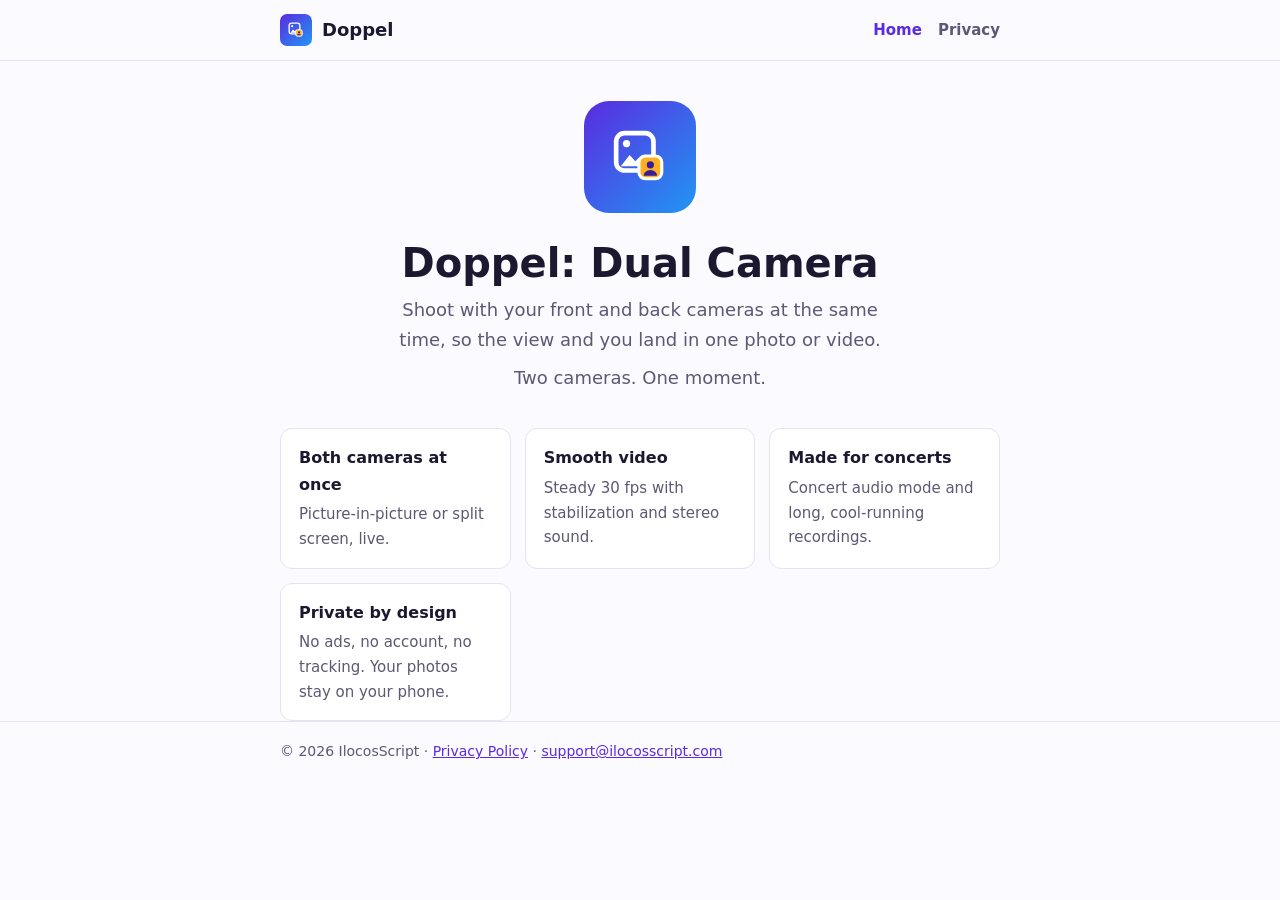
<file: index.html>
<!doctype html>
<html lang="en">
<head>
<meta charset="utf-8">
<meta name="viewport" content="width=device-width, initial-scale=1">
<title>Doppel: Dual Camera</title>
<meta name="description" content="Doppel records with your front and back cameras at the same time, so the view and you land in one photo or video.">
<link rel="icon" href="assets/logo.svg" type="image/svg+xml">
<link rel="stylesheet" href="assets/style.css">
</head>
<body>
<header><div class="wrap">
  <a class="brand" href="./"><img src="assets/logo.svg" alt="">Doppel</a>
  <nav aria-label="Site"><a href="./" aria-current="page">Home</a><a href="privacy/">Privacy</a></nav>
</div></header>
<main class="wrap">
  <section class="hero">
    <img src="assets/logo.svg" alt="Doppel logo">
    <h1>Doppel: Dual Camera</h1>
    <p>Shoot with your front and back cameras at the same time, so the view and you land in one photo or video.</p>
    <p>Two cameras. One moment.</p>
  </section>
  <section class="features" aria-label="Features">
    <div class="card"><h3>Both cameras at once</h3><p>Picture-in-picture or split screen, live.</p></div>
    <div class="card"><h3>Smooth video</h3><p>Steady 30 fps with stabilization and stereo sound.</p></div>
    <div class="card"><h3>Made for concerts</h3><p>Concert audio mode and long, cool-running recordings.</p></div>
    <div class="card"><h3>Private by design</h3><p>No ads, no account, no tracking. Your photos stay on your phone.</p></div>
  </section>
</main>
<footer><div class="wrap">© 2026 IlocosScript · <a href="privacy/">Privacy Policy</a> · <a href="mailto:support@ilocosscript.com">support@ilocosscript.com</a></div></footer>
</body>
</html>
</file>
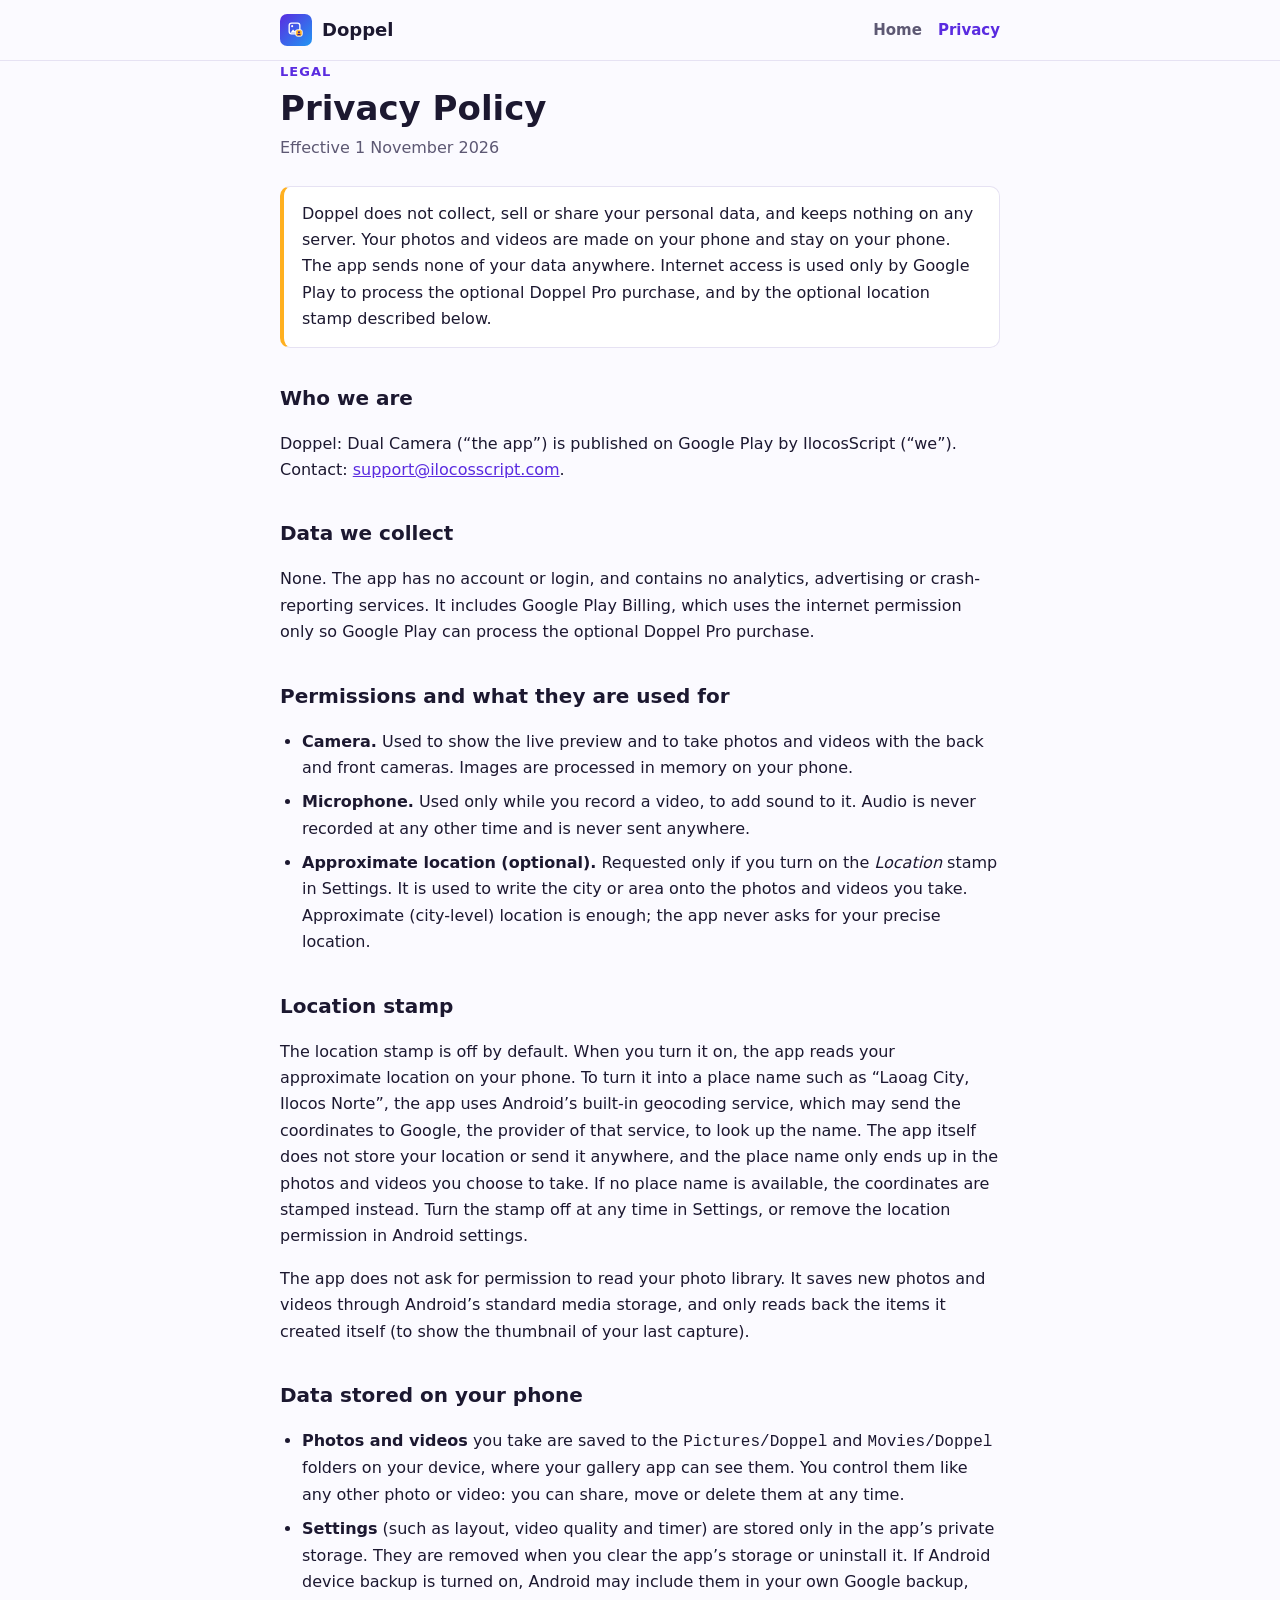
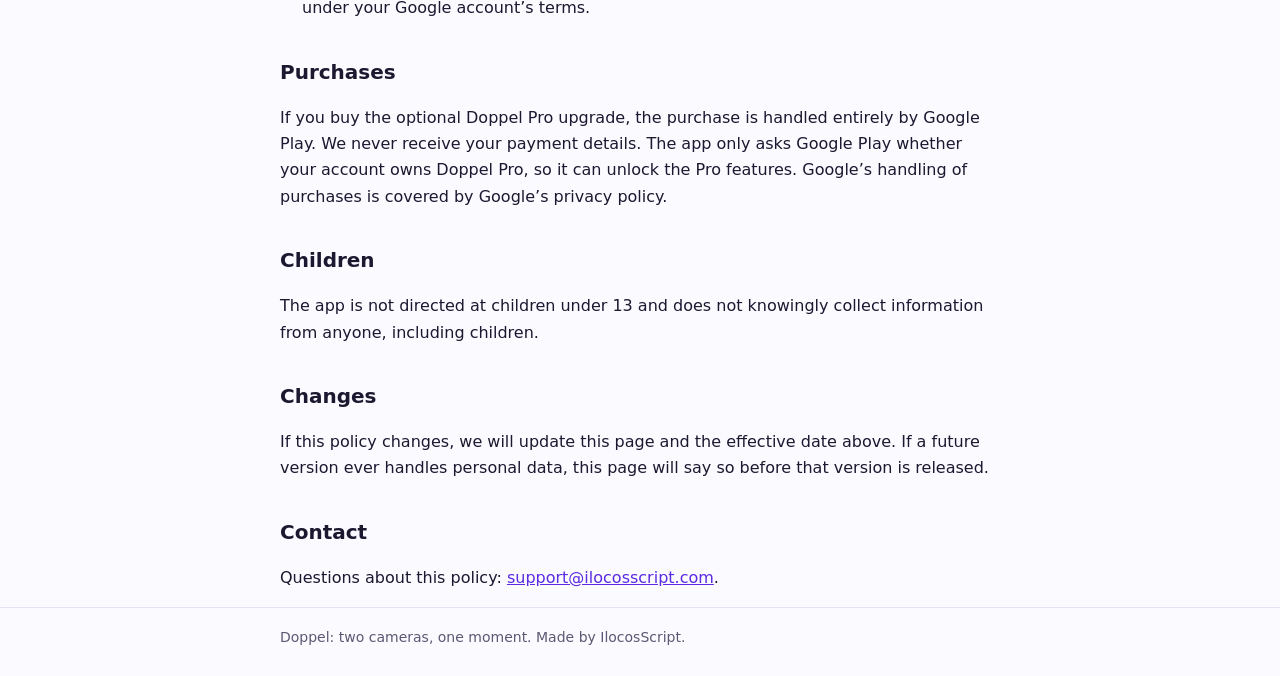
<file: privacy/index.html>
<!doctype html>
<html lang="en">
<head>
<meta charset="utf-8">
<meta name="viewport" content="width=device-width, initial-scale=1">
<title>Privacy Policy · Doppel</title>
<meta name="description" content="Privacy policy for Doppel: Dual Camera, the Android app that records with the front and back cameras at once.">
<link rel="icon" href="../assets/logo.svg" type="image/svg+xml">
<link rel="stylesheet" href="../assets/style.css">
</head>
<body>
<header><div class="wrap">
  <a class="brand" href="../"><img src="../assets/logo.svg" alt="">Doppel</a>
  <nav aria-label="Site"><a href="../">Home</a><a href="./" aria-current="page">Privacy</a></nav>
</div></header>
<main class="wrap">
  <p class="eyebrow">Legal</p>
  <h1>Privacy Policy</h1>
  <p class="meta">Effective 1 November 2026</p>

  <div class="summary"><p>Doppel does not collect, sell or share your personal data, and keeps nothing on any server. Your photos and videos are made on your phone and stay on your phone. The app sends none of your data anywhere. Internet access is used only by Google Play to process the optional Doppel Pro purchase, and by the optional location stamp described below.</p></div>

  <h2>Who we are</h2>
  <p>Doppel: Dual Camera (“the app”) is published on Google Play by IlocosScript (“we”). Contact: <a href="mailto:support@ilocosscript.com">support@ilocosscript.com</a>.</p>

  <h2>Data we collect</h2>
  <p>None. The app has no account or login, and contains no analytics, advertising or crash-reporting services. It includes Google Play Billing, which uses the internet permission only so Google Play can process the optional Doppel Pro purchase.</p>

  <h2>Permissions and what they are used for</h2>
  <ul>
    <li><strong>Camera.</strong> Used to show the live preview and to take photos and videos with the back and front cameras. Images are processed in memory on your phone.</li>
    <li><strong>Microphone.</strong> Used only while you record a video, to add sound to it. Audio is never recorded at any other time and is never sent anywhere.</li>
    <li><strong>Approximate location (optional).</strong> Requested only if you turn on the <em>Location</em> stamp in Settings. It is used to write the city or area onto the photos and videos you take. Approximate (city-level) location is enough; the app never asks for your precise location.</li>
  </ul>

  <h2>Location stamp</h2>
  <p>The location stamp is off by default. When you turn it on, the app reads your approximate location on your phone. To turn it into a place name such as “Laoag City, Ilocos Norte”, the app uses Android’s built-in geocoding service, which may send the coordinates to Google, the provider of that service, to look up the name. The app itself does not store your location or send it anywhere, and the place name only ends up in the photos and videos you choose to take. If no place name is available, the coordinates are stamped instead. Turn the stamp off at any time in Settings, or remove the location permission in Android settings.</p>
  <p>The app does not ask for permission to read your photo library. It saves new photos and videos through Android’s standard media storage, and only reads back the items it created itself (to show the thumbnail of your last capture).</p>

  <h2>Data stored on your phone</h2>
  <ul>
    <li><strong>Photos and videos</strong> you take are saved to the <code>Pictures/Doppel</code> and <code>Movies/Doppel</code> folders on your device, where your gallery app can see them. You control them like any other photo or video: you can share, move or delete them at any time.</li>
    <li><strong>Settings</strong> (such as layout, video quality and timer) are stored only in the app’s private storage. They are removed when you clear the app’s storage or uninstall it. If Android device backup is turned on, Android may include them in your own Google backup, under your Google account’s terms.</li>
  </ul>

  <h2>Purchases</h2>
  <p>If you buy the optional Doppel Pro upgrade, the purchase is handled entirely by Google Play. We never receive your payment details. The app only asks Google Play whether your account owns Doppel Pro, so it can unlock the Pro features. Google’s handling of purchases is covered by Google’s privacy policy.</p>

  <h2>Children</h2>
  <p>The app is not directed at children under 13 and does not knowingly collect information from anyone, including children.</p>

  <h2>Changes</h2>
  <p>If this policy changes, we will update this page and the effective date above. If a future version ever handles personal data, this page will say so before that version is released.</p>

  <h2>Contact</h2>
  <p>Questions about this policy: <a href="mailto:support@ilocosscript.com">support@ilocosscript.com</a>.</p>
</main>
<footer><div class="wrap">Doppel: two cameras, one moment. Made by IlocosScript.</div></footer>
</body>
</html>
</file>
<file: assets/style.css>
:root {
  --bg: #fbfaff;
  --surface: #ffffff;
  --text: #1c1830;
  --muted: #5d5873;
  --line: #e6e2f3;
  --brand: #5a2be0;
  --brand-2: #2196f3;
  --accent: #ffb020;
}
@media (prefers-color-scheme: dark) {
  :root {
    --bg: #0f0d18;
    --surface: #18152a;
    --text: #efedf7;
    --muted: #a9a4c0;
    --line: #2b2742;
    --brand: #a58bff;
    --brand-2: #6cc0ff;
  }
}
* { box-sizing: border-box; }
html { -webkit-text-size-adjust: 100%; }
body {
  margin: 0;
  background: var(--bg);
  color: var(--text);
  font: 16px/1.65 system-ui, -apple-system, "Segoe UI", Roboto, sans-serif;
}
.wrap { max-width: 760px; margin: 0 auto; padding: 0 20px; }
header { border-bottom: 1px solid var(--line); }
header .wrap { display: flex; align-items: center; justify-content: space-between; gap: 16px; padding-top: 14px; padding-bottom: 14px; }
.brand { display: flex; align-items: center; gap: 10px; color: var(--text); text-decoration: none; font-weight: 800; font-size: 18px; }
.brand img { width: 32px; height: 32px; }
nav a { color: var(--muted); text-decoration: none; margin-left: 16px; font-weight: 600; font-size: 15px; }
nav a[aria-current="page"], nav a:hover { color: var(--brand); }
main { padding-top: 36px; padding-bottom: 56px; }
h1 { font-size: 34px; line-height: 1.2; margin: 0 0 6px; }
h2 { font-size: 20px; margin: 34px 0 8px; }
a { color: var(--brand); }
.eyebrow { color: var(--brand); font-weight: 700; text-transform: uppercase; letter-spacing: .08em; font-size: 13px; margin: 0 0 6px; }
.meta { color: var(--muted); margin: 0 0 24px; }
.summary { background: var(--surface); border: 1px solid var(--line); border-left: 4px solid var(--accent); border-radius: 10px; padding: 14px 18px; }
.summary p { margin: 0; }
ul { padding-left: 22px; }
li { margin: 8px 0; }
footer { border-top: 1px solid var(--line); color: var(--muted); font-size: 14px; }
footer .wrap { padding-top: 18px; padding-bottom: 28px; }

.hero { text-align: center; padding-top: 40px; }
.hero img { width: 112px; height: 112px; }
.hero h1 { font-size: 40px; margin-top: 18px; }
.hero p { color: var(--muted); font-size: 18px; max-width: 520px; margin: 8px auto 0; }
.features { display: grid; grid-template-columns: repeat(auto-fit, minmax(200px, 1fr)); gap: 14px; margin-top: 36px; }
.card { background: var(--surface); border: 1px solid var(--line); border-radius: 12px; padding: 16px 18px; }
.card h3 { margin: 0 0 4px; font-size: 16px; }
.card p { margin: 0; color: var(--muted); font-size: 15px; }
@media (max-width: 480px) {
  nav a { margin-left: 12px; }
  h1 { font-size: 28px; }
  .hero h1 { font-size: 32px; }
}
</file>
